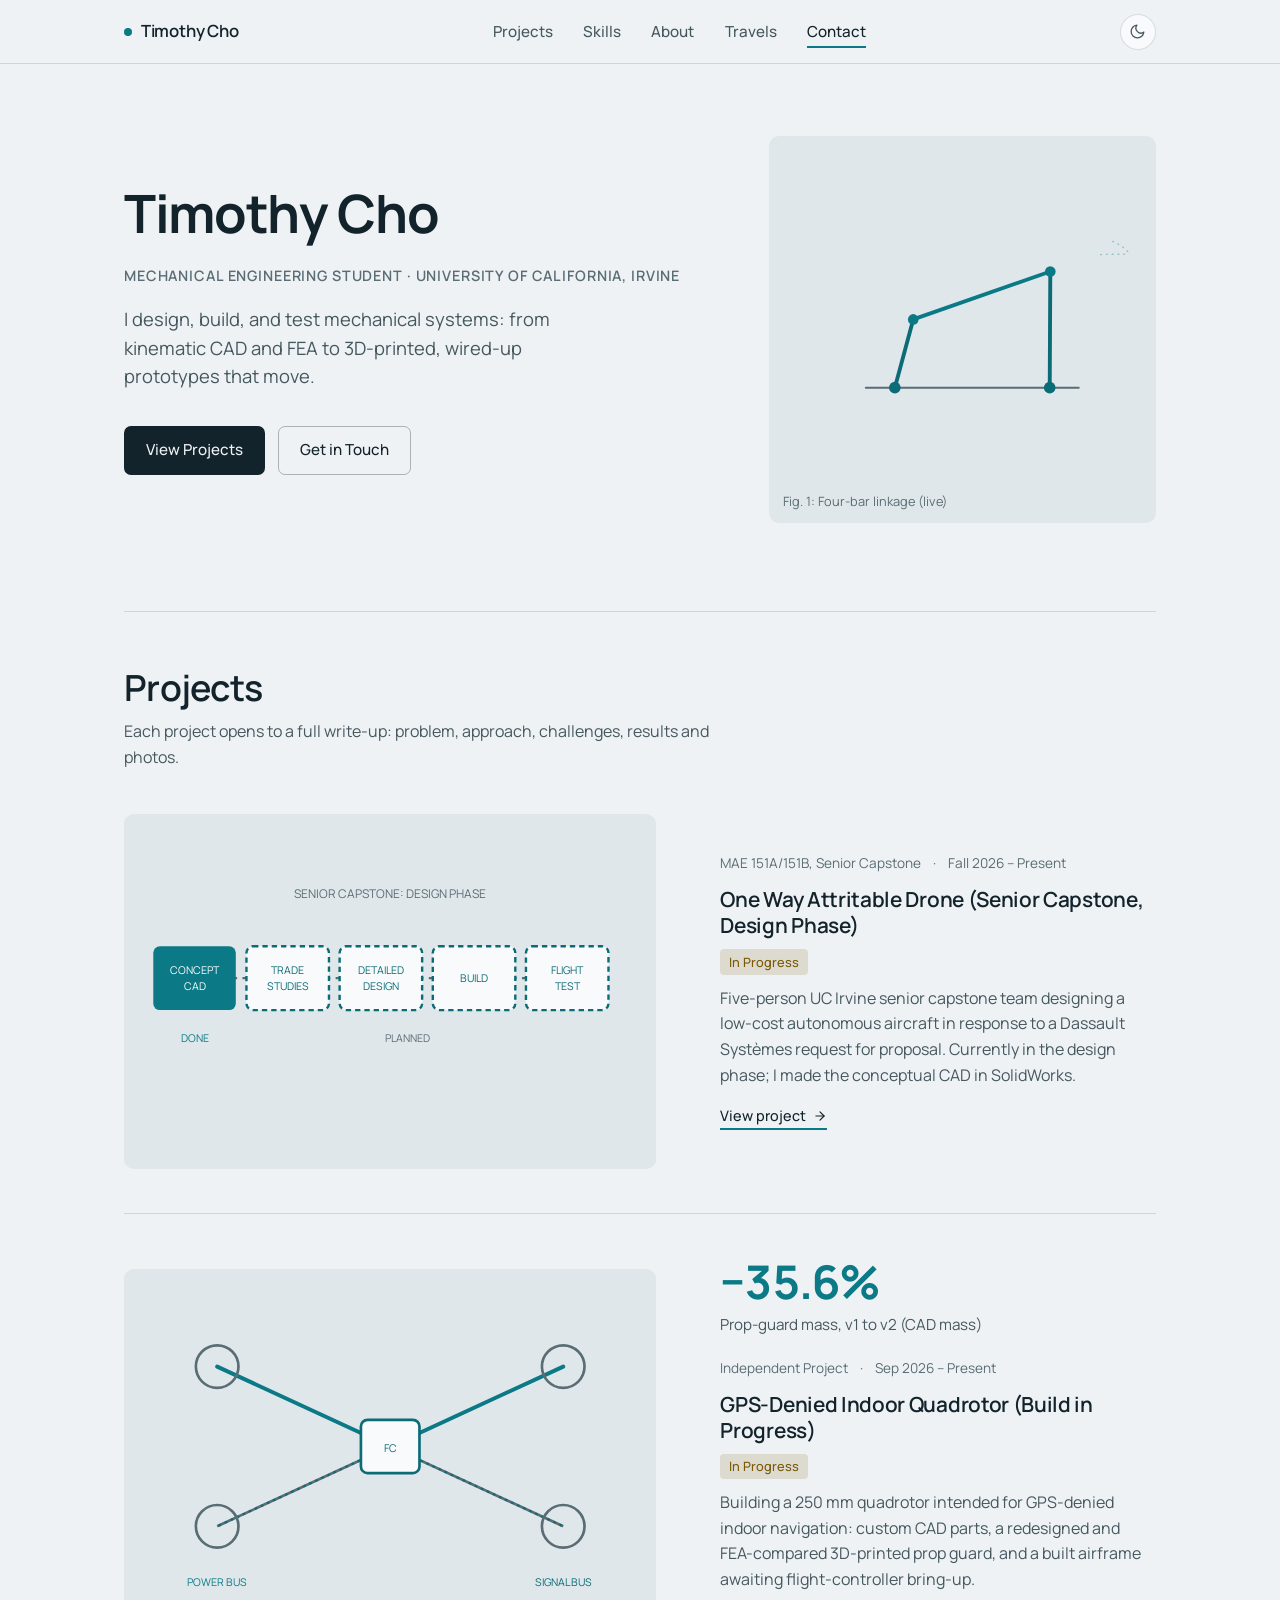
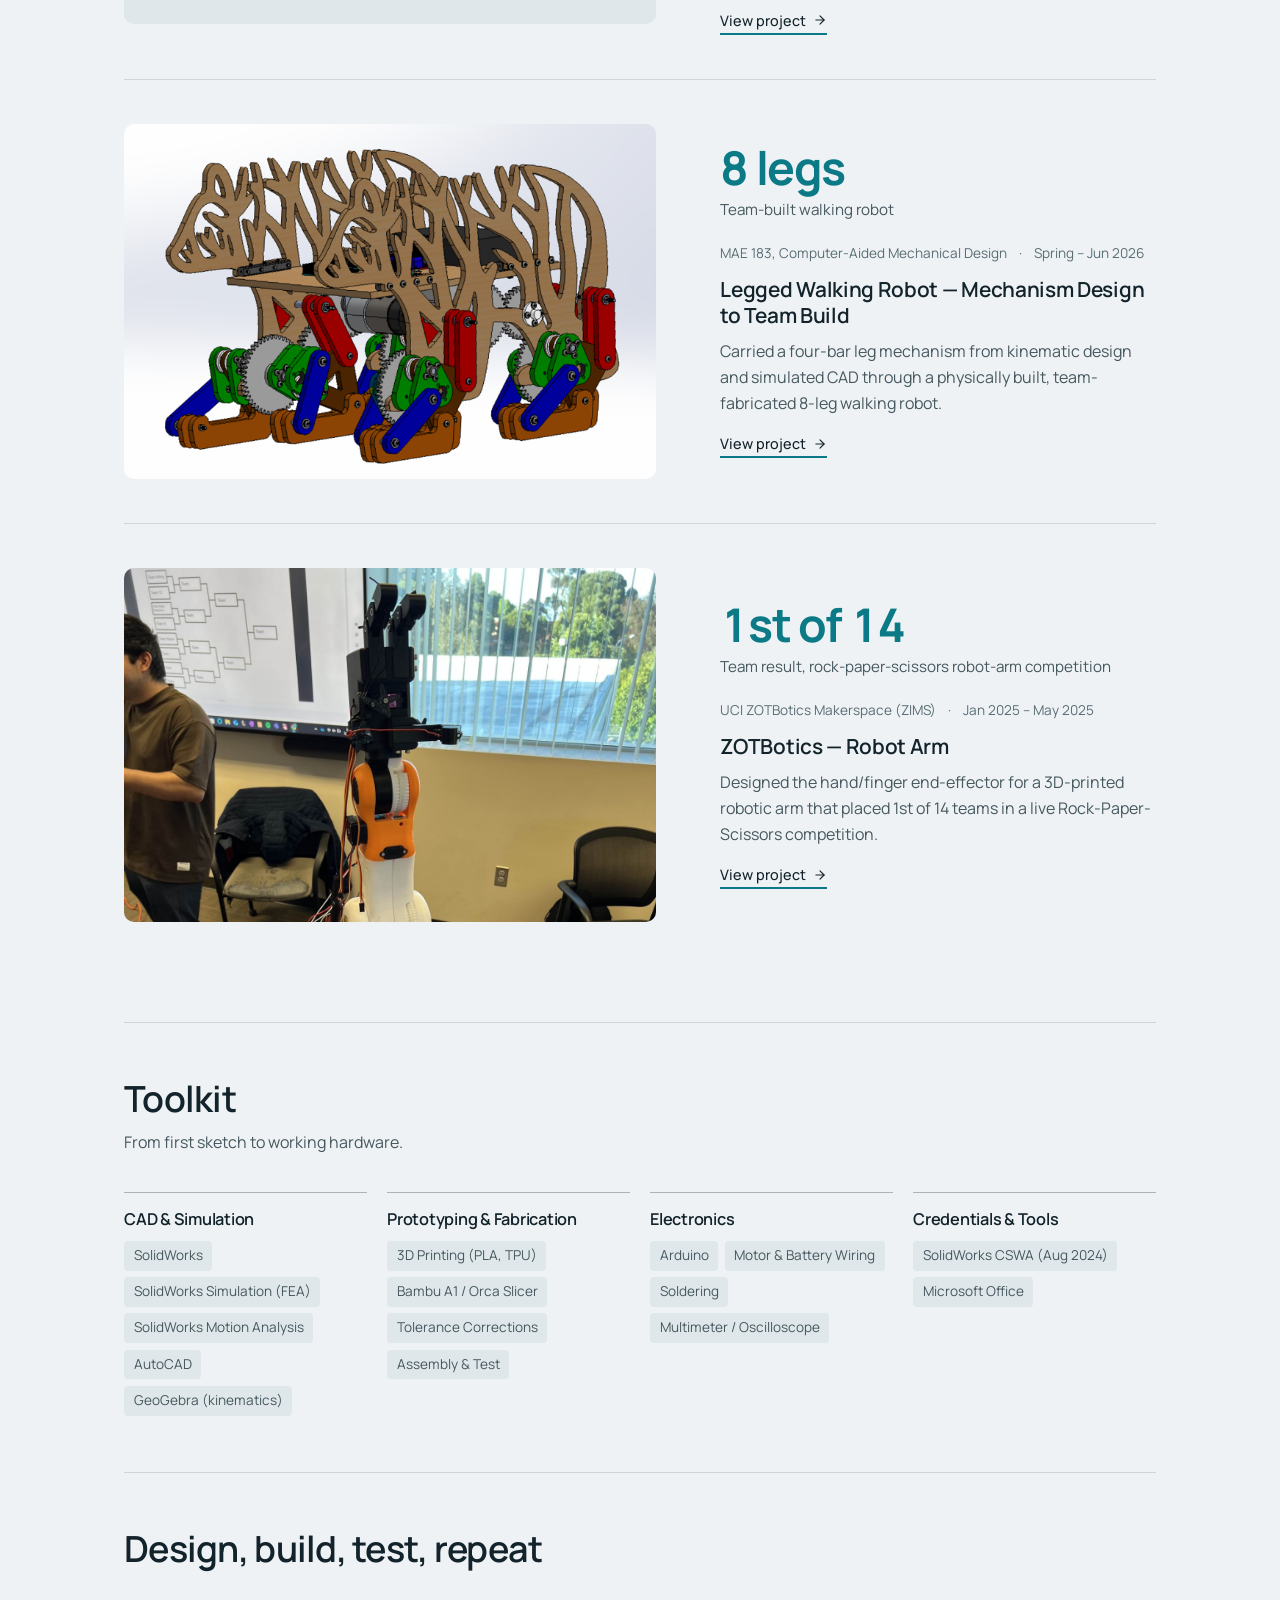
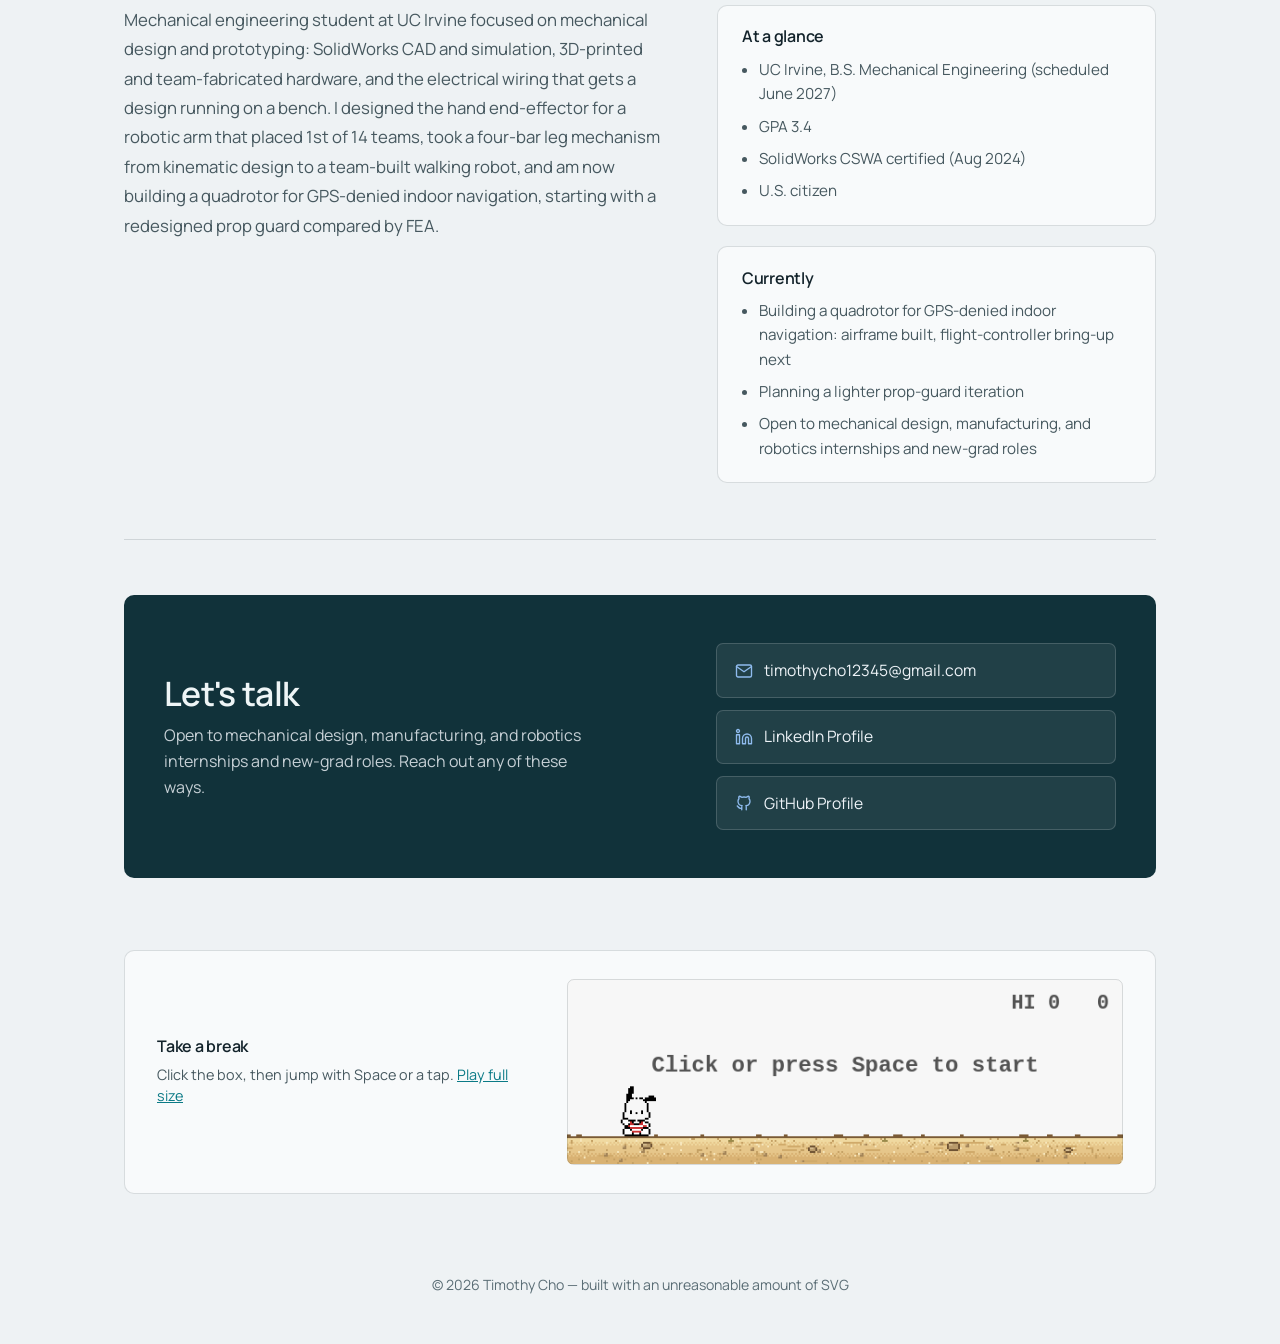
<file: index.html>
<!DOCTYPE html>
<html lang="en">
<head>
  <meta charset="UTF-8" />
  <meta name="viewport" content="width=device-width, initial-scale=1.0" />
  <title>Timothy Cho | Mechanical Engineering Portfolio</title>
  <meta name="description" content="Timothy Cho — mechanical engineering student at UC Irvine (B.S., scheduled June 2027). SolidWorks CAD and FEA, 3D-printed prototypes, and electromechanical builds." />

  <link rel="preload" href="fonts/manrope-latin-400-normal.woff2" as="font" type="font/woff2" crossorigin>
  <link rel="preload" href="fonts/manrope-latin-700-normal.woff2" as="font" type="font/woff2" crossorigin>
  <link rel="stylesheet" href="css/fonts.css" />
  <link rel="stylesheet" href="css/style.css" />
</head>
<body>

  <nav class="nav">
    <div class="wrap nav-inner">
      <a href="#top" class="nav-brand"><span class="dot"></span>Timothy Cho</a>
      <ul class="nav-links" id="nav-links">
        <li><a href="#projects">Projects</a></li>
        <li><a href="#skills">Skills</a></li>
        <li><a href="#about">About</a></li>
        <li><a href="travel.html">Travels</a></li>
        <li><a href="#contact">Contact</a></li>
      </ul>
      <div class="nav-actions">
        <button class="theme-toggle" id="theme-toggle" aria-label="Toggle dark mode"></button>
        <button class="nav-toggle" id="nav-toggle" aria-label="Toggle menu"></button>
      </div>
    </div>
  </nav>

  <main id="top">

    <!-- ===== Hero ===== -->
    <section class="hero wrap">
      <div class="hero-text">
        <h1 id="hero-name">Timothy Cho</h1>
        <p class="hero-role" id="hero-role">Mechanical Engineering Student</p>
        <p class="hero-tagline" id="hero-tagline"></p>
        <div class="hero-actions">
          <a href="#projects" class="btn btn-primary">View Projects</a>
          <a href="#contact" class="btn btn-outline">Get in Touch</a>
        </div>
      </div>
      <div class="hero-visual">
        <span class="tag">Fig. 1: Four-bar linkage (live)</span>
        <div id="hero-linkage" style="width:100%;height:100%;"></div>
      </div>
    </section>

    <!-- ===== Projects ===== -->
    <section id="projects" class="wrap">
      <div class="section-head">
        <h2 class="section-title">Projects</h2>
        <p class="section-sub">Each project opens to a full write-up: problem, approach, challenges, results and photos.</p>
      </div>
      <div class="project-grid" id="project-grid"></div>
    </section>

    <!-- ===== Skills ===== -->
    <section id="skills" class="wrap">
      <div class="section-head">
        <h2 class="section-title">Toolkit</h2>
        <p class="section-sub">From first sketch to working hardware.</p>
      </div>
      <div class="skills-grid" id="skills-grid"></div>
    </section>

    <!-- ===== About ===== -->
    <section id="about" class="wrap">
      <div class="section-head">
        <h2 class="section-title">Design, build, test, repeat</h2>
      </div>
      <div class="about-grid">
        <div class="about-text" id="about-text" data-reveal></div>
        <div class="about-side">
          <div class="about-card" data-reveal>
            <h4>At a glance</h4>
            <ul>
              <li>UC Irvine, B.S. Mechanical Engineering (scheduled June 2027)</li>
              <li>GPA 3.4</li>
              <li>SolidWorks CSWA certified (Aug 2024)</li>
              <li>U.S. citizen</li>
            </ul>
          </div>
          <div class="about-card" data-reveal>
            <h4>Currently</h4>
            <ul>
              <li>Building a quadrotor for GPS-denied indoor navigation: airframe built, flight-controller bring-up next</li>
              <li>Planning a lighter prop-guard iteration</li>
              <li>Open to mechanical design, manufacturing, and robotics internships and new-grad roles</li>
            </ul>
          </div>
        </div>
      </div>
    </section>

    <!-- ===== Contact ===== -->
    <section id="contact" class="wrap">
      <div class="contact-card" data-reveal>
        <div>
          <h2>Let's talk</h2>
          <p>Open to mechanical design, manufacturing, and robotics internships and new-grad roles. Reach out any of these ways.</p>
        </div>
        <div class="contact-links">
          <a class="contact-link" id="contact-mail" href="#"><span></span></a>
          <a class="contact-link" id="contact-linkedin" href="#" target="_blank" rel="noopener"><span></span>LinkedIn Profile</a>
          <a class="contact-link" id="contact-github" href="#" target="_blank" rel="noopener"><span></span>GitHub Profile</a>
        </div>
      </div>
    </section>

    <!-- ===== Take a break ===== -->
    <section id="break" class="wrap">
      <div class="about-card game-card game-banner" data-reveal>
        <div class="game-copy">
          <h4>Take a break</h4>
          <p class="game-hint">Click the box, then jump with Space or a tap. <a href="trex-game/">Play full size</a></p>
        </div>
        <iframe class="game-frame" src="trex-game/" title="Pochacco Runner, a small jumping game" scrolling="no" loading="lazy"></iframe>
      </div>
    </section>

  </main>

  <footer>
    <div class="wrap">&copy; <span id="footer-year"></span> Timothy Cho — built with an unreasonable amount of SVG</div>
  </footer>

  <script src="js/data.js"></script>
  <script src="js/diagrams.js"></script>
  <script src="js/main.js"></script>
</body>
</html>
</file>
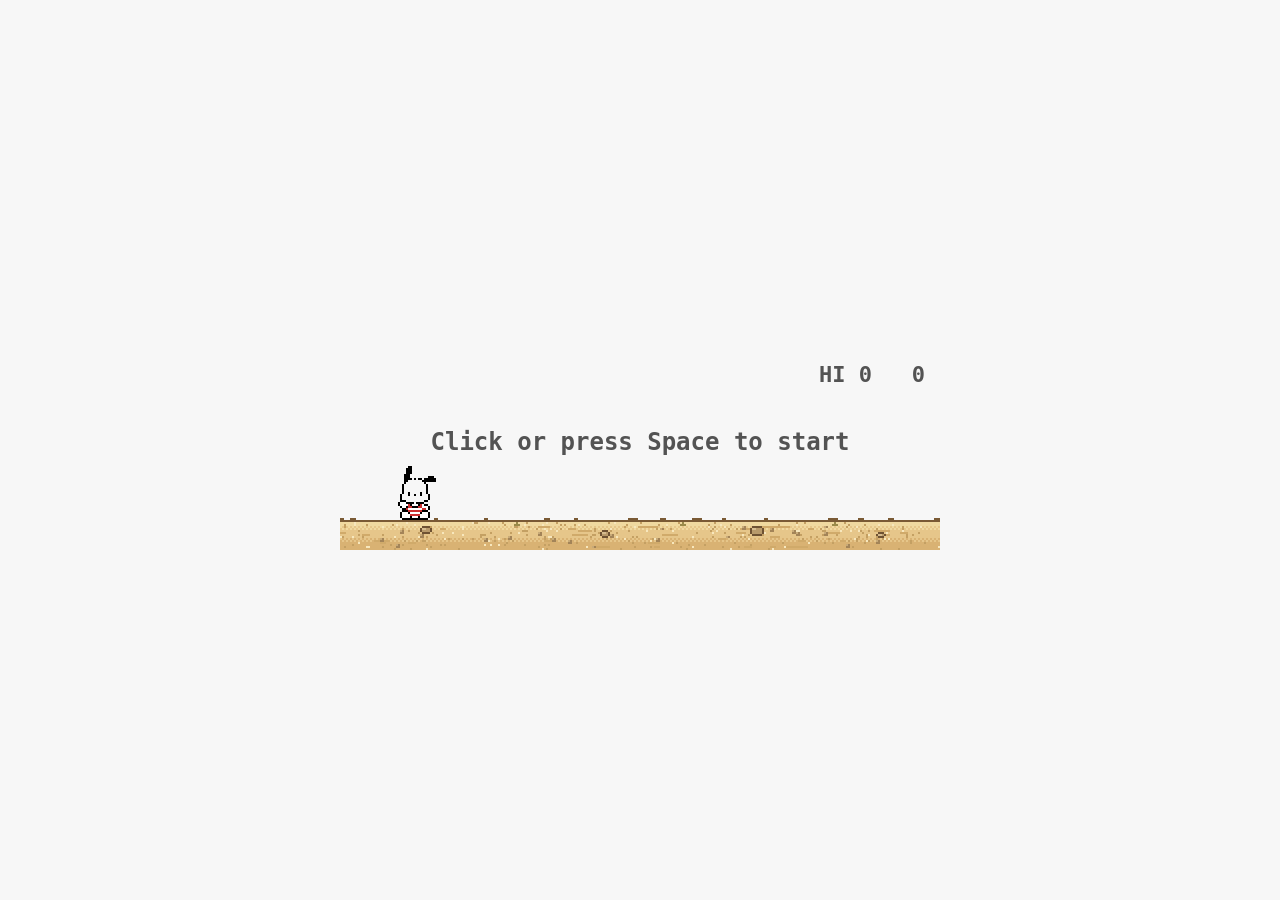
<file: trex-game/index.html>
<!DOCTYPE html>
<html lang="en">
<head>
  <meta charset="utf-8">
  <meta name="viewport" content="width=device-width, initial-scale=1">
  <title>Pochacco Runner</title>
  <style>
    html, body { margin: 0; background: #f7f7f7; overflow: hidden; }   /* hidden: no scrollbar inside the homepage box */
    body {
      min-height: 100vh;
      display: flex;
      justify-content: center;
      align-items: center;
    }
    canvas {
      display: block;
      width: 100%;
      max-width: 600px;
      height: auto;
      cursor: pointer;
      touch-action: manipulation;   /* no double-tap zoom on phones */
    }
  </style>
</head>
<body>
  <canvas id="game" width="600" height="200"></canvas>
  <script src="game.js"></script>
</body>
</html>
</file>
<file: css/fonts.css>
/* Self-hosted Manrope (latin subset, SIL Open Font License). */

@font-face {
  font-family: 'Manrope';
  font-style: normal;
  font-weight: 400;
  font-display: swap;
  src: url('../fonts/manrope-latin-400-normal.woff2') format('woff2');
}
@font-face {
  font-family: 'Manrope';
  font-style: normal;
  font-weight: 500;
  font-display: swap;
  src: url('../fonts/manrope-latin-500-normal.woff2') format('woff2');
}
@font-face {
  font-family: 'Manrope';
  font-style: normal;
  font-weight: 600;
  font-display: swap;
  src: url('../fonts/manrope-latin-600-normal.woff2') format('woff2');
}
@font-face {
  font-family: 'Manrope';
  font-style: normal;
  font-weight: 700;
  font-display: swap;
  src: url('../fonts/manrope-latin-700-normal.woff2') format('woff2');
}
</file>
<file: css/style.css>
/* ==========================================================================
   Timothy Cho — Engineering Portfolio
   Voice: a clean engineering report. Cool steel gray, teal accent, Manrope
   throughout. Light by default, with a matching dark theme.
   ========================================================================== */

:root {
  --font-sans: 'Manrope', system-ui, -apple-system, 'Segoe UI', Roboto, sans-serif;
  --font-serif: var(--font-sans);

  --bg: #eef2f4;
  --bg-elevated: #f8fafb;
  --bg-inset: #dfe7ea;
  --grid-line: rgba(19, 35, 43, 0.06);
  --ink: #13232b;
  --ink-soft: #46585f;
  --ink-faint: #5a6d75;
  --border: rgba(19, 35, 43, 0.14);
  --border-strong: rgba(19, 35, 43, 0.3);

  --blue: #0b6b76;
  --blue-deep: #0b4d56;
  --accent: #0b7a86;
  --accent-strong: #095f69;
  --accent-soft: #bfe3e7;
  --on-accent: #ffffff;

  --status-progress: #7a5806;
  --status-planned: #5a6d75;

  --radius: 10px;
  --radius-sm: 7px;
  --shadow-sm: 0 1px 2px rgba(19, 35, 43, 0.06);
  --shadow-md: 0 6px 20px rgba(19, 35, 43, 0.09);
  --shadow-lg: 0 20px 48px rgba(19, 35, 43, 0.16);

  --max-width: 1080px;
  --gutter: 1.5rem;
  --transition: 180ms ease;
}

:root[data-theme="dark"] {
  --bg: #0e171c;
  --bg-elevated: #15232a;
  --bg-inset: #0a1115;
  --grid-line: rgba(63, 183, 196, 0.08);
  --ink: #e8f0f2;
  --ink-soft: #a9bbc1;
  --ink-faint: #8196a0;
  --border: rgba(232, 240, 242, 0.13);
  --border-strong: rgba(232, 240, 242, 0.28);

  --blue: #7fd0d9;
  --blue-deep: #a8e0e6;
  --accent: #3fb7c4;
  --accent-strong: #6dcdd8;
  --accent-soft: #1d4c54;
  --on-accent: #06161a;

  --status-progress: #e0b24a;
  --status-planned: #8196a0;

  --shadow-sm: 0 1px 2px rgba(0, 0, 0, 0.3);
  --shadow-md: 0 8px 24px rgba(0, 0, 0, 0.35);
  --shadow-lg: 0 24px 56px rgba(0, 0, 0, 0.5);
}

@media (prefers-color-scheme: dark) {
  :root:not([data-theme="light"]) {
    --bg: #0e171c;
    --bg-elevated: #15232a;
    --bg-inset: #0a1115;
    --grid-line: rgba(63, 183, 196, 0.08);
    --ink: #e8f0f2;
    --ink-soft: #a9bbc1;
    --ink-faint: #8196a0;
    --border: rgba(232, 240, 242, 0.13);
    --border-strong: rgba(232, 240, 242, 0.28);
    --blue: #7fd0d9;
    --blue-deep: #a8e0e6;
    --accent: #3fb7c4;
    --accent-strong: #6dcdd8;
    --accent-soft: #1d4c54;
    --on-accent: #06161a;
    --status-progress: #e0b24a;
    --status-planned: #8196a0;
    --shadow-sm: 0 1px 2px rgba(0, 0, 0, 0.3);
    --shadow-md: 0 8px 24px rgba(0, 0, 0, 0.35);
    --shadow-lg: 0 24px 56px rgba(0, 0, 0, 0.5);
  }
}

* { box-sizing: border-box; }
html { scroll-behavior: smooth; }

body {
  margin: 0;
  font-family: var(--font-sans);
  font-size: 1rem;
  background: var(--bg);
  color: var(--ink);
  line-height: 1.6;
  -webkit-font-smoothing: antialiased;
  text-rendering: optimizeLegibility;
  transition: background-color var(--transition), color var(--transition);
}

/* Horizontal padding only, so vertical section/hero padding can never be
   cancelled by this rule. */
.wrap {
  max-width: var(--max-width);
  margin-inline: auto;
  padding-inline: var(--gutter);
}

a { color: inherit; }

h1, h2, h3, h4 { line-height: 1.15; margin: 0; font-weight: 600; letter-spacing: -0.015em; }

::selection { background: var(--accent-soft); color: var(--ink); }

:focus-visible { outline: 2px solid var(--accent); outline-offset: 3px; }

/* ---------- Nav ---------- */
.nav {
  position: sticky;
  top: 0;
  z-index: 100;
  background: color-mix(in srgb, var(--bg) 92%, transparent);
  backdrop-filter: blur(10px);
  border-bottom: 1px solid var(--border);
}

.nav-inner {
  display: flex;
  align-items: center;
  justify-content: space-between;
  padding-block: 0.85rem;
}

.nav-brand {
  font-weight: 600;
  font-size: 1.05rem;
  letter-spacing: -0.01em;
  text-decoration: none;
  display: flex;
  align-items: center;
  gap: 0.55rem;
}

.nav-brand .dot {
  width: 8px;
  height: 8px;
  border-radius: 50%;
  background: var(--accent);
  display: inline-block;
}

.nav-links {
  display: flex;
  gap: 1.9rem;
  list-style: none;
  margin: 0;
  padding: 0;
}

.nav-links a {
  text-decoration: none;
  font-size: 0.95rem;
  color: var(--ink-soft);
  font-weight: 500;
  position: relative;
  padding: 0.25rem 0;
  transition: color var(--transition);
}

.nav-links a::after {
  content: '';
  position: absolute;
  left: 0;
  bottom: -2px;
  width: 0;
  height: 2px;
  background: var(--accent);
  transition: width var(--transition);
}

.nav-links a:hover,
.nav-links a.active { color: var(--ink); }
.nav-links a.active::after,
.nav-links a:hover::after { width: 100%; }

.nav-actions { display: flex; align-items: center; gap: 0.75rem; }

.theme-toggle {
  width: 36px;
  height: 36px;
  border-radius: 50%;
  border: 1px solid var(--border);
  background: var(--bg-elevated);
  cursor: pointer;
  display: flex;
  align-items: center;
  justify-content: center;
  color: var(--ink-soft);
  transition: border-color var(--transition), color var(--transition);
}
.theme-toggle:hover { border-color: var(--accent); color: var(--accent); }
.theme-toggle svg { width: 17px; height: 17px; }
:root[data-theme="dark"] .theme-toggle .icon-moon { display: none; }
:root:not([data-theme="dark"]) .theme-toggle .icon-sun { display: none; }

.nav-toggle {
  display: none;
  width: 36px;
  height: 36px;
  border: 1px solid var(--border);
  border-radius: 8px;
  background: var(--bg-elevated);
  color: var(--ink-soft);
  cursor: pointer;
  align-items: center;
  justify-content: center;
}
.nav-toggle svg { width: 18px; height: 18px; }

/* ---------- Buttons ---------- */
.btn {
  display: inline-flex;
  align-items: center;
  gap: 0.5rem;
  padding: 0.72rem 1.3rem;
  border-radius: var(--radius-sm);
  font-family: inherit;
  font-weight: 500;
  font-size: 0.95rem;
  text-decoration: none;
  cursor: pointer;
  border: 1px solid transparent;
  transition: background var(--transition), border-color var(--transition), color var(--transition);
}
.btn-primary { background: var(--ink); color: var(--bg); }
.btn-primary:hover { background: var(--accent); color: var(--on-accent); }
.btn-outline { background: transparent; border-color: var(--border-strong); color: var(--ink); }
.btn-outline:hover { border-color: var(--accent); color: var(--accent); }
.btn-sm { padding: 0.45rem 0.9rem; font-size: 0.85rem; }

/* ---------- Hero ---------- */
.hero {
  padding-block: 4.5rem 5.5rem;
  display: grid;
  grid-template-columns: 1.2fr 0.8fr;
  gap: 4rem;
  align-items: center;
}

.hero h1 {
  font-size: clamp(2.1rem, 4.4vw, 3.3rem);
  font-weight: 700;
  line-height: 1.12;
  letter-spacing: -0.025em;
  margin-bottom: 1.3rem;
  text-wrap: balance;
  max-width: 17em;
}

.hero-role {
  font-size: 0.9rem;
  font-weight: 600;
  letter-spacing: 0.06em;
  text-transform: uppercase;
  color: var(--ink-faint);
  margin: 0 0 1.1rem;
}

.hero-role span { display: inline; }
.hero-role span + span::before { content: ' · '; }

.hero-tagline {
  font-size: 1.15rem;
  line-height: 1.55;
  color: var(--ink-soft);
  max-width: 44ch;
  margin: 0 0 2.2rem;
}

.hero-actions { display: flex; gap: 0.85rem; flex-wrap: wrap; }

.hero-stats {
  display: flex;
  gap: 1.5rem 2.75rem;
  flex-wrap: wrap;
  padding-top: 1.5rem;
  border-top: 1px solid var(--border);
}
.hero-stat .num {
  font-size: 1.5rem;
  font-weight: 600;
  letter-spacing: -0.015em;
  font-variant-numeric: tabular-nums;
  color: var(--blue);
}
.hero-stat .label {
  font-size: 0.88rem;
  color: var(--ink-soft);
  margin-top: 0.1rem;
}

/* The drawing sheet: grid paper lives here and nowhere else. */
.hero-visual {
  position: relative;
  aspect-ratio: 1 / 1;
  border-radius: var(--radius);
  background: var(--bg-inset);
  overflow: hidden;
}
.hero-visual .tag {
  position: absolute;
  bottom: 12px;
  left: 14px;
  z-index: 1;
  font-size: 0.8rem;
  color: var(--ink-faint);
}
.hero-visual svg { width: 100%; height: 100%; }

/* ---------- Section scaffolding ---------- */
section { padding-block: 3.5rem; }
.section-head { margin-bottom: 2.25rem; max-width: 62ch; }
.section-title {
  font-size: clamp(1.75rem, 3vw, 2.25rem);
  letter-spacing: -0.02em;
}
.section-sub { color: var(--ink-soft); margin: 0.65rem 0 0; max-width: 60ch; }

/* Hairline between sections, centered to the content width (the section
   itself carries the gutter padding, so a plain border would overhang it). */
#projects, #skills, #about, #contact {
  background: linear-gradient(var(--border), var(--border)) 50% 0 / calc(100% - 2 * var(--gutter)) 1px no-repeat;
}

.about-grid {
  display: grid;
  grid-template-columns: 1.1fr 0.9fr;
  gap: 3.5rem;
  align-items: start;
}
.about-text {
  font-size: 1.05rem;
  line-height: 1.75;
  color: var(--ink-soft);
  max-width: 62ch;
}
.about-text p { margin: 0 0 1rem; }

.about-card {
  background: var(--bg-elevated);
  border: 1px solid var(--border);
  border-radius: var(--radius);
  padding: 1.35rem 1.5rem;
}
.about-card h4 { font-size: 1rem; color: var(--ink); margin-bottom: 0.75rem; }
.about-card ul { margin: 0; padding-left: 1.1rem; color: var(--ink-soft); font-size: 0.95rem; }
.about-card li { margin-bottom: 0.5rem; }
.about-card li:last-child { margin-bottom: 0; }

.about-side { display: flex; flex-direction: column; gap: 1.25rem; }

/* "Take a break" banner: copy on the left, game on the right */
#break { padding-block: 1rem 3rem; }
.game-banner {
  display: grid;
  grid-template-columns: 0.8fr 1.2fr;
  gap: 2.5rem;
  align-items: center;
  padding: 1.75rem 2rem;
}
.game-banner h4 { margin-bottom: 0.5rem; }

.game-frame {
  display: block;
  width: 100%;
  aspect-ratio: 3 / 1;          /* matches the game's 600 x 200 canvas */
  border: 0;                    /* an outline (below) avoids adding 2px that would make the game overflow */
  outline: 1px solid var(--border);
  outline-offset: -1px;
  border-radius: var(--radius-sm);
  background: #f7f7f7;
}
.game-hint { margin: 0; font-size: 0.9rem; color: var(--ink-soft); line-height: 1.5; }
.game-hint a { color: var(--accent); }

/* ---------- Skills ---------- */
.skills-grid {
  display: grid;
  grid-template-columns: repeat(auto-fit, minmax(230px, 1fr));
  gap: 1.25rem;
}
.skill-card {
  border-top: 1px solid var(--border-strong);
  padding: 1.1rem 0 0;
}
.skill-card .icon {
  width: 34px; height: 34px;
  border-radius: var(--radius-sm);
  background: color-mix(in srgb, var(--accent) 12%, transparent);
  color: var(--accent);
  display: flex; align-items: center; justify-content: center;
  margin-bottom: 0.9rem;
}
.skill-card .icon { display: none !important; }
.skill-card .icon svg { width: 18px; height: 18px; }
.skill-card h4 { font-size: 1.02rem; margin-bottom: 0.75rem; }
.skill-tags { display: flex; flex-wrap: wrap; gap: 0.4rem; }
.skill-tag {
  font-size: 0.85rem;
  padding: 0.25rem 0.6rem;
  border-radius: 4px;
  background: var(--bg-inset);
  color: var(--ink-soft);
}

/* ---------- Projects ---------- */
.filter-bar {
  display: flex;
  gap: 0.6rem;
  flex-wrap: wrap;
  margin-bottom: 2rem;
}
.filter-btn {
  font-family: inherit;
  font-size: 0.9rem;
  font-weight: 500;
  padding: 0.45rem 1rem;
  border-radius: 999px;
  border: 1px solid var(--border-strong);
  background: transparent;
  color: var(--ink-soft);
  cursor: pointer;
  transition: background var(--transition), border-color var(--transition), color var(--transition);
}
.filter-btn:hover { border-color: var(--accent); color: var(--accent); }
.filter-btn.active { background: var(--accent); border-color: var(--accent); color: var(--on-accent); }

.project-grid { display: block; }

.project-card {
  text-decoration: none;
  color: inherit;
  display: grid;
  grid-template-columns: minmax(0, 1.1fr) minmax(0, 0.9fr);
  gap: 4rem;
  align-items: center;
  padding-block: 2.75rem;
  border-top: 1px solid var(--border);
}
.project-card:first-child { border-top: 0; padding-top: 0.5rem; }
.project-card.hidden-by-filter { display: none; }

.card-media {
  aspect-ratio: 3 / 2;
  background: var(--bg-inset);
  position: relative;
  overflow: hidden;
  border-radius: var(--radius);
}
.card-media img { width: 100%; height: 100%; object-fit: cover; display: block; transition: transform 400ms ease; }
.card-media svg { width: 100%; height: 100%; }
.project-card:hover .card-media img { transform: scale(1.025); }

.card-body { display: flex; flex-direction: column; gap: 0.7rem; }
.card-result { font-size: clamp(2rem, 4vw, 2.9rem); font-weight: 700; line-height: 1.05; letter-spacing: -0.03em; color: var(--accent); font-variant-numeric: tabular-nums; }
.card-result-label { font-size: 0.95rem; color: var(--ink-soft); margin: -0.35rem 0 0.6rem; }
.card-meta { font-size: 0.85rem; color: var(--ink-faint); display: flex; flex-wrap: wrap; gap: 0 0.75rem; }
.card-meta span + span::before { content: '·'; margin-right: 0.75rem; }
.card-body h3 { font-size: 1.3rem; line-height: 1.25; }
.card-oneliner { margin: 0; font-size: 1rem; color: var(--ink-soft); max-width: 46ch; }

.status-pill {
  font-size: 0.8rem;
  font-weight: 500;
  padding: 0.15rem 0.55rem;
  border-radius: 4px;
  align-self: flex-start;
}
.status-pill.in-progress { background: color-mix(in srgb, var(--status-progress) 15%, transparent); color: var(--status-progress); }
.status-pill.not-started { background: color-mix(in srgb, var(--status-planned) 18%, transparent); color: var(--ink-soft); }

.card-tags { display: none; }
.card-tag { font-size: 0.8rem; padding: 0.15rem 0.5rem; background: var(--bg-inset); color: var(--ink-soft); border-radius: 4px; }

.card-cta {
  margin-top: 0.3rem;
  display: inline-flex;
  align-items: center;
  gap: 0.4rem;
  font-size: 0.9rem;
  font-weight: 500;
  color: var(--ink);
  border-bottom: 2px solid var(--accent);
  align-self: flex-start;
  padding-bottom: 1px;
}
.card-cta svg { width: 14px; height: 14px; transition: transform var(--transition); }
.project-card:hover .card-cta svg { transform: translateX(3px); }

/* ---------- Lightbox ---------- */
.lightbox {
  position: fixed;
  inset: 0;
  background: rgba(10, 14, 18, 0.92);
  display: none;
  align-items: center;
  justify-content: center;
  z-index: 1000;
  padding: 2rem;
  cursor: zoom-out;
}
.lightbox.open { display: flex; }
.lightbox img { max-width: 100%; max-height: 88vh; border-radius: 8px; box-shadow: var(--shadow-lg); }
.lightbox-close {
  position: absolute;
  top: 1.5rem;
  right: 1.5rem;
  width: 40px;
  height: 40px;
  border-radius: 50%;
  border: none;
  background: rgba(255,255,255,0.12);
  color: #fff;
  cursor: pointer;
  display: flex; align-items: center; justify-content: center;
}

/* ---------- Project page ---------- */
.project-page { padding-block: 2.2rem 4rem; }

.back-home {
  display: inline-flex;
  align-items: center;
  gap: 0.45rem;
  font-size: 0.92rem;
  font-weight: 500;
  color: var(--ink-soft);
  text-decoration: none;
  padding: 0.35rem 0;
  transition: color var(--transition);
}
.back-home svg { width: 15px; height: 15px; transition: transform var(--transition); }
.back-home:hover { color: var(--accent); }
.back-home:hover svg { transform: translateX(-3px); }

.proj-header { margin: 1.6rem 0 2rem; max-width: 78ch; }
.eyebrow {
  font-size: 0.95rem;
  font-weight: 500;
  color: var(--ink-soft);
  margin-bottom: 0.6rem;
}
.proj-title { font-size: clamp(2rem, 4.2vw, 3rem); letter-spacing: -0.025em; line-height: 1.08; margin-bottom: 1rem; }
.proj-lede { font-size: 1.15rem; line-height: 1.55; color: var(--ink-soft); margin: 0 0 1.4rem; max-width: 64ch; }
.proj-header .status-pill, .proj-area .status-pill { display: inline-block; margin-bottom: 1rem; }

.proj-meta {
  max-width: 78ch;
  display: grid;
  grid-template-columns: repeat(auto-fit, minmax(220px, 1fr));
  gap: 1rem 2rem;
  margin: 0 0 1.2rem;
  padding: 1.1rem 0;
  border-top: 1px solid var(--border);
  border-bottom: 1px solid var(--border);
}
.proj-meta dt {
  font-size: 0.85rem;
  font-weight: 600;
  color: var(--ink-faint);
  margin-bottom: 0.2rem;
}
.proj-meta dd { margin: 0; font-size: 0.95rem; color: var(--ink); }
.proj-tags { margin-top: 0.4rem; }

.proj-diagram {
  max-width: 560px;
  aspect-ratio: 4 / 3;
  background: var(--bg-inset);
  border: 1px solid var(--border);
  border-radius: var(--radius);
  overflow: hidden;
  margin: 0 0 2.5rem;
}
.proj-diagram svg { width: 100%; height: 100%; display: block; }

.proj-body { margin-bottom: 2rem; }

.proj-section { margin: 0 0 2.4rem; }
.proj-section h3 {
  font-size: 1.3rem;
  letter-spacing: -0.015em;
  color: var(--ink);
  margin-bottom: 0.65rem;
}
.proj-prose {
  font-family: var(--font-serif);
  font-size: 1.0625rem;
  line-height: 1.72;
  color: var(--ink-soft);
  max-width: 68ch;
}
.proj-prose strong { font-weight: 600; color: var(--ink); }
.proj-prose ul { margin: 0; padding-left: 1.2rem; }
.proj-prose li { margin-bottom: 0.7rem; }

/* Photos get the full page width, not the narrow text column */
.proj-gallery {
  display: grid;
  grid-template-columns: repeat(auto-fill, minmax(300px, 1fr));
  gap: 1.1rem;
  margin-top: 0.4rem;
}
.proj-gallery figure { margin: 0; }
.proj-gallery img {
  width: 100%;
  aspect-ratio: 4 / 3;
  object-fit: cover;
  border-radius: var(--radius);
  cursor: zoom-in;
  border: 1px solid var(--border);
  display: block;
  background: var(--bg-inset);
  transition: box-shadow var(--transition);
}
.proj-gallery img:hover { box-shadow: var(--shadow-md); }
.proj-gallery figcaption { font-size: 0.88rem; color: var(--ink-faint); margin-top: 0.5rem; }

/* Videos: same roomy grid as the photo gallery */
.proj-videos {
  display: grid;
  grid-template-columns: repeat(auto-fill, minmax(340px, 1fr));
  gap: 1.4rem 1.1rem;
  margin-top: 0.4rem;
}
.proj-videos figure { margin: 0; }
.proj-videos video {
  width: 100%;
  aspect-ratio: 16 / 9;
  object-fit: contain;
  display: block;
  background: #0b131b;
  border: 1px solid var(--border);
  border-radius: var(--radius);
}
.proj-videos figcaption { font-size: 0.9rem; color: var(--ink-soft); margin-top: 0.5rem; }

/* Separate areas for component write-ups (e.g. Snorlax + Bear Walker) */
.proj-area {
  margin-top: 3.5rem;
  padding-top: 2.5rem;
  border-top: 1px solid var(--border);
}
.proj-area h2 { font-size: clamp(1.5rem, 3vw, 2.1rem); letter-spacing: -0.02em; margin-bottom: 0.9rem; }

.proj-pager {
  display: grid;
  grid-template-columns: 1fr 1fr;
  gap: 1rem;
  margin-top: 4rem;
}
.proj-pager a {
  display: flex;
  align-items: center;
  gap: 0.9rem;
  padding: 1rem 1.2rem;
  border: 1px solid var(--border);
  border-radius: var(--radius);
  background: var(--bg-elevated);
  text-decoration: none;
  font-weight: 600;
  font-size: 0.98rem;
  transition: border-color var(--transition);
}
.proj-pager a:hover { border-color: var(--accent); }
.proj-pager a.next { justify-content: space-between; text-align: right; }
.proj-pager small {
  display: block;
  font-size: 0.82rem;
  color: var(--ink-faint);
  font-weight: 400;
  margin-bottom: 0.2rem;
}
.proj-pager svg { width: 18px; height: 18px; color: var(--accent); flex-shrink: 0; }
.proj-back-bottom { margin-top: 2rem; }

/* ---------- Contact ---------- */
.contact-card {
  background: #11323a;
  color: #eef5f6;
  border-radius: var(--radius);
  padding: 3rem 2.5rem;
  display: grid;
  grid-template-columns: 1.3fr 1fr;
  gap: 2rem;
  align-items: center;
}
.contact-card h2 { font-size: clamp(1.6rem, 3vw, 2.1rem); letter-spacing: -0.02em; margin-bottom: 0.7rem; }
.contact-card p { margin: 0; color: rgba(238, 243, 248, 0.82); max-width: 44ch; }
.contact-links { display: flex; flex-direction: column; gap: 0.75rem; }
.contact-link {
  display: flex;
  align-items: center;
  gap: 0.7rem;
  text-decoration: none;
  color: #eef3f8;
  font-size: 0.98rem;
  padding: 0.85rem 1.1rem;
  background: rgba(255, 255, 255, 0.07);
  border: 1px solid rgba(255, 255, 255, 0.16);
  border-radius: var(--radius-sm);
  transition: background var(--transition), border-color var(--transition);
}
.contact-link:hover { background: rgba(255, 255, 255, 0.14); border-color: rgba(255, 255, 255, 0.3); }
.contact-link svg { width: 18px; height: 18px; color: #8fbbee; flex-shrink: 0; }
.contact-link:focus-visible { outline-color: #8fbbee; }

/* ---------- Footer ---------- */
footer {
  padding: 2rem 0 3rem;
  text-align: center;
  font-size: 0.88rem;
  color: var(--ink-faint);
}

/* ---------- Responsive ---------- */
@media (max-width: 860px) {
  .hero { grid-template-columns: 1fr; padding-block: 2.5rem 3rem; gap: 2.5rem; }
  .project-card { grid-template-columns: 1fr; gap: 1.5rem; padding-block: 2rem; }
  .hero-visual { max-width: 420px; margin-inline: auto; width: 100%; }
  .about-grid { grid-template-columns: 1fr; gap: 2rem; }
  .game-banner { grid-template-columns: 1fr; gap: 1.25rem; padding: 1.5rem; }
  .contact-card { grid-template-columns: 1fr; padding: 2.2rem 1.6rem; }
}

@media (max-width: 700px) {
  .nav-links { display: none; }
  .nav-toggle { display: flex; }
  .nav-links.mobile-open {
    display: flex;
    flex-direction: column;
    position: absolute;
    top: 100%;
    left: 0;
    right: 0;
    background: var(--bg-elevated);
    border-bottom: 1px solid var(--border);
    padding: 1rem var(--gutter) 1.5rem;
    gap: 1rem;
    box-shadow: var(--shadow-md);
  }
}

@media (max-width: 640px) {
  .proj-pager { grid-template-columns: 1fr; }
  .proj-gallery { grid-template-columns: 1fr; }
  .proj-videos { grid-template-columns: 1fr; }
  .project-grid { grid-template-columns: 1fr; }
}

@media (max-width: 520px) {
  .hero-stats { gap: 1.25rem 2rem; }
  section { padding-block: 3.2rem; }
}

@media (prefers-reduced-motion: reduce) {
  html { scroll-behavior: auto; }
  *, *::before, *::after { transition: none !important; }
}
</file>
